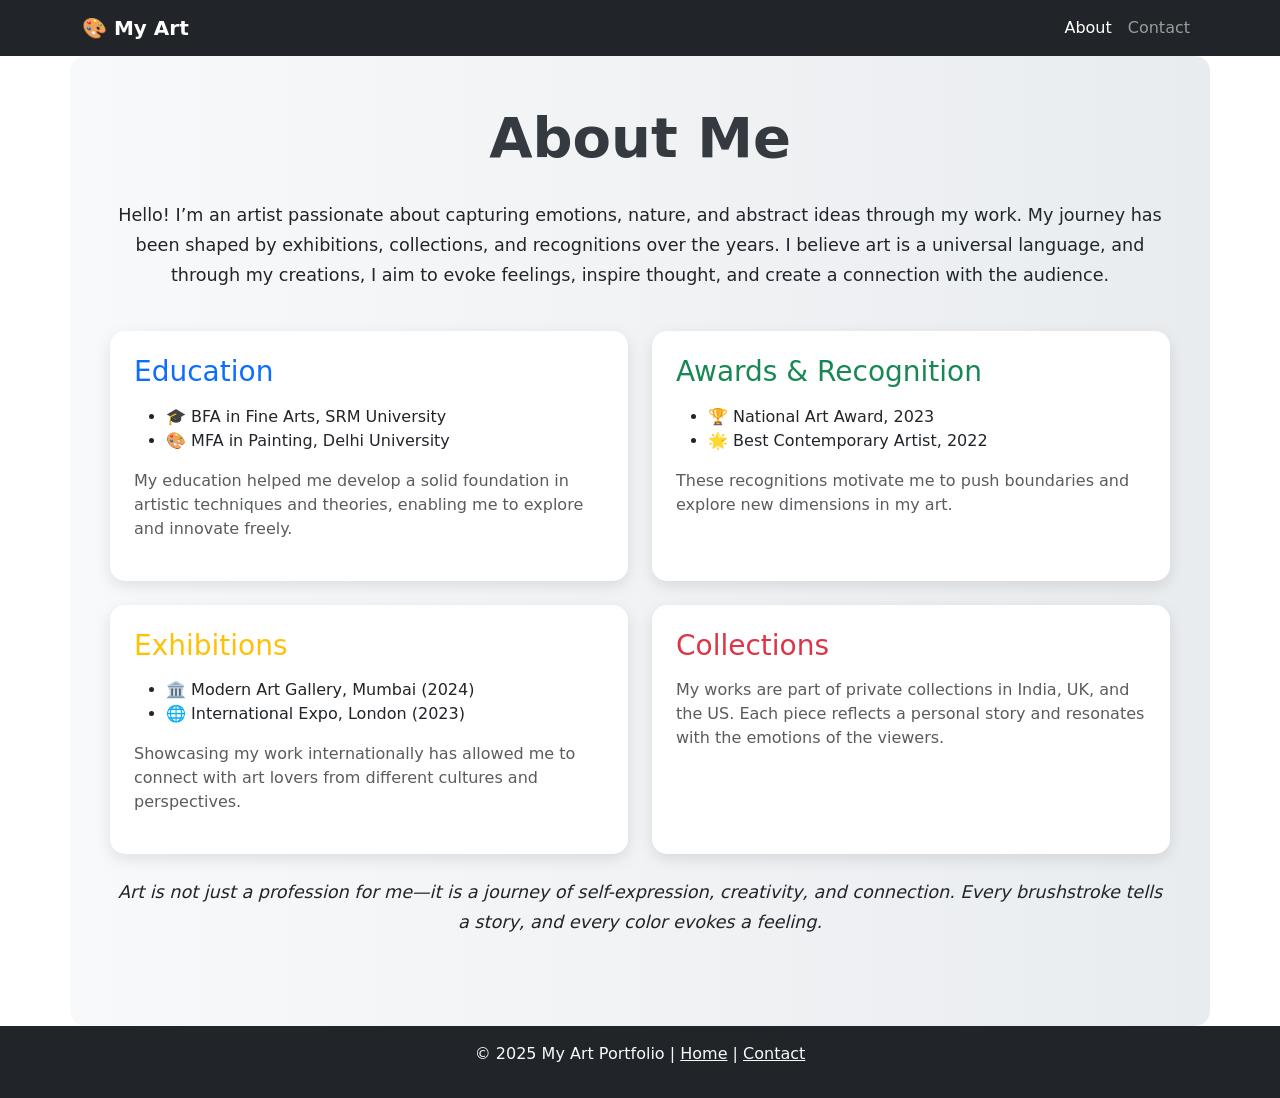
<file: about.html>
<!DOCTYPE html>
<html lang="en">
<head>
  <meta charset="UTF-8">
  <meta name="viewport" content="width=device-width, initial-scale=1.0">
  <title>About - Art Portfolio</title>
  <link href="https://cdn.jsdelivr.net/npm/bootstrap@5.3.2/dist/css/bootstrap.min.css" rel="stylesheet">
  <style>
    .about-section {
      background: linear-gradient(to right, #f8f9fa, #e9ecef);
      border-radius: 15px;
      padding: 40px;
    }
    .card-custom {
      border: none;
      border-radius: 15px;
      box-shadow: 0 5px 15px rgba(0,0,0,0.1);
      transition: transform 0.3s;
    }
    .card-custom:hover {
      transform: translateY(-5px);
    }
    .section-title {
      font-weight: bold;
      color: #343a40;
      margin-bottom: 30px;
      text-align: center;
    }
    .lead-text {
      font-size: 1.1rem;
      line-height: 1.7;
      text-align: center;
      margin-bottom: 40px;
    }
  </style>
</head>
<body>
  <!-- Navbar -->
  <nav class="navbar navbar-expand-lg navbar-dark bg-dark">
    <div class="container">
      <a class="navbar-brand fw-bold" href="index.html">🎨 My Art</a>
      <div class="collapse navbar-collapse">
        <ul class="navbar-nav ms-auto">
          <li class="nav-item"><a class="nav-link active" href="about.html">About</a></li>
          <li class="nav-item"><a class="nav-link" href="contact.html">Contact</a></li>
        </ul>
      </div>
    </div>
  </nav>

  <!-- About Section -->
  <section class="container py-5 about-section">
    <h1 class="section-title display-4">About Me</h1>
    <p class="lead-text">
      Hello! I’m an artist passionate about capturing emotions, nature, and abstract ideas through my work. 
      My journey has been shaped by exhibitions, collections, and recognitions over the years. 
      I believe art is a universal language, and through my creations, I aim to evoke feelings, inspire thought, 
      and create a connection with the audience.
    </p>

    <div class="row g-4">
      <!-- Education Card -->
      <div class="col-md-6">
        <div class="card card-custom p-4 h-100">
          <h3 class="text-primary mb-3">Education</h3>
          <ul>
            <li>🎓 BFA in Fine Arts, SRM University</li>
            <li>🎨 MFA in Painting, Delhi University</li>
          </ul>
          <p class="text-muted">My education helped me develop a solid foundation in artistic techniques and theories, enabling me to explore and innovate freely.</p>
        </div>
      </div>

      <!-- Awards Card -->
      <div class="col-md-6">
        <div class="card card-custom p-4 h-100">
          <h3 class="text-success mb-3">Awards & Recognition</h3>
          <ul>
            <li>🏆 National Art Award, 2023</li>
            <li>🌟 Best Contemporary Artist, 2022</li>
          </ul>
          <p class="text-muted">These recognitions motivate me to push boundaries and explore new dimensions in my art.</p>
        </div>
      </div>

      <!-- Exhibitions Card -->
      <div class="col-md-6">
        <div class="card card-custom p-4 h-100">
          <h3 class="text-warning mb-3">Exhibitions</h3>
          <ul>
            <li>🏛 Modern Art Gallery, Mumbai (2024)</li>
            <li>🌐 International Expo, London (2023)</li>
          </ul>
          <p class="text-muted">Showcasing my work internationally has allowed me to connect with art lovers from different cultures and perspectives.</p>
        </div>
      </div>

      <!-- Collections Card -->
      <div class="col-md-6">
        <div class="card card-custom p-4 h-100">
          <h3 class="text-danger mb-3">Collections</h3>
          <p class="text-muted">
            My works are part of private collections in India, UK, and the US. Each piece reflects a personal story and resonates with the emotions of the viewers.
          </p>
        </div>
      </div>
    </div>

    <p class="lead-text fst-italic mt-4">
      Art is not just a profession for me—it is a journey of self-expression, creativity, and connection. Every brushstroke tells a story, and every color evokes a feeling.
    </p>
  </section>

  <!-- Footer -->
  <footer class="bg-dark text-light text-center py-3">
    <p>© 2025 My Art Portfolio | <a href="index.html" class="text-light">Home</a> | <a href="contact.html" class="text-light">Contact</a></p>
  </footer>
</body>
</html>
</file>
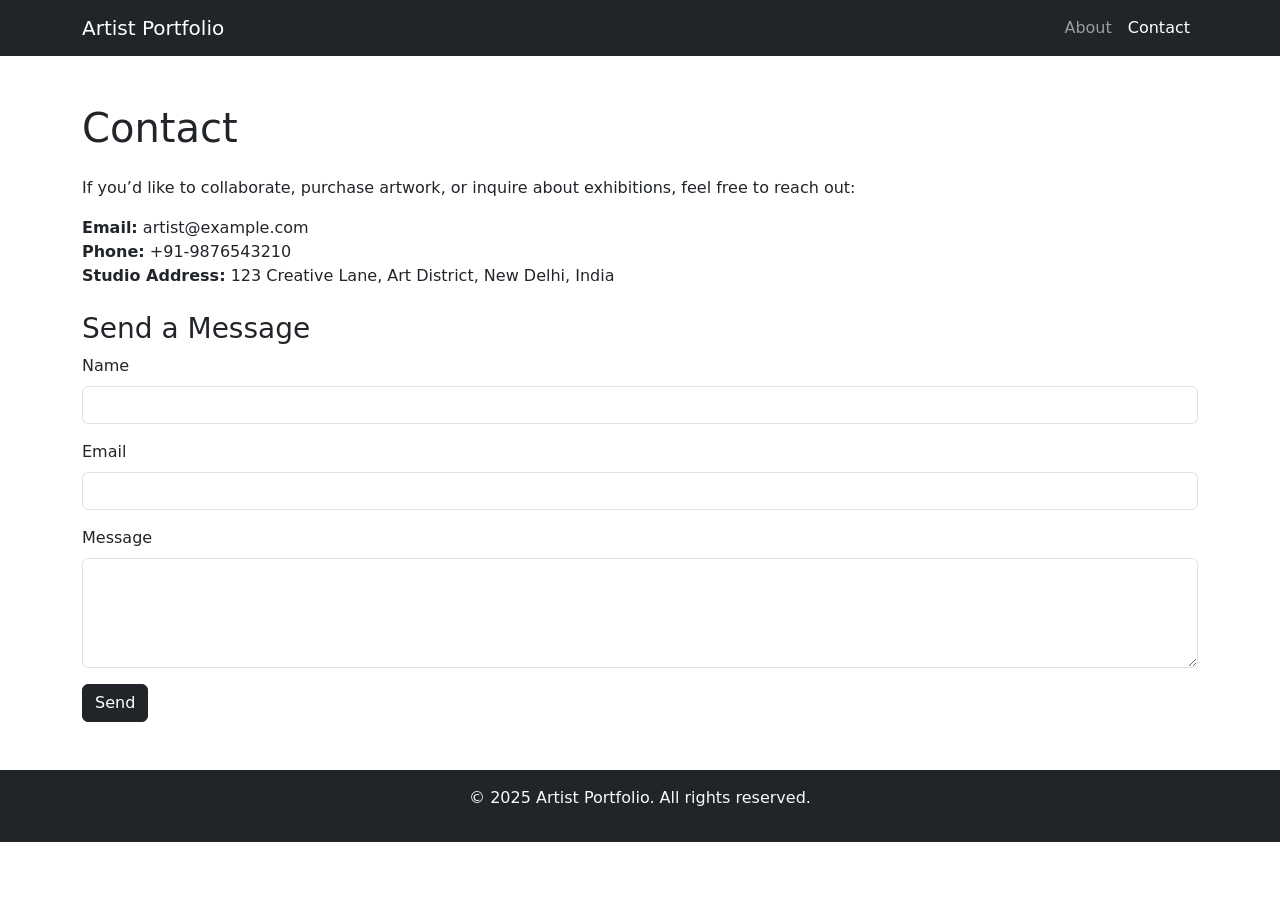
<file: contact.html>
<!DOCTYPE html>
<html lang="en">
<head>
  <meta charset="UTF-8">
  <meta name="viewport" content="width=device-width, initial-scale=1">
  <title>Contact - Artist Portfolio</title>
  <link href="https://cdn.jsdelivr.net/npm/bootstrap@5.3.2/dist/css/bootstrap.min.css" rel="stylesheet">
</head>
<body>

<!-- Navbar -->
<nav class="navbar navbar-expand-lg navbar-dark bg-dark">
  <div class="container">
    <a class="navbar-brand" href="index.html">Artist Portfolio</a>
    <button class="navbar-toggler" type="button" data-bs-toggle="collapse" data-bs-target="#navbarNav">
      <span class="navbar-toggler-icon"></span>
    </button>
    <div class="collapse navbar-collapse" id="navbarNav">
      <ul class="navbar-nav ms-auto">
        <li class="nav-item"><a class="nav-link" href="about.html">About</a></li>
        <li class="nav-item"><a class="nav-link active" href="contact.html">Contact</a></li>
      </ul>
    </div>
  </div>
</nav>

<!-- Contact Content -->
<div class="container py-5">
  <h1 class="mb-4">Contact</h1>
  <p>If you’d like to collaborate, purchase artwork, or inquire about exhibitions, feel free to reach out:</p>

  <ul class="list-unstyled">
    <li><strong>Email:</strong> artist@example.com</li>
    <li><strong>Phone:</strong> +91-9876543210</li>
    <li><strong>Studio Address:</strong> 123 Creative Lane, Art District, New Delhi, India</li>
  </ul>

  <h3 class="mt-4">Send a Message</h3>
  <form>
    <div class="mb-3">
      <label for="name" class="form-label">Name</label>
      <input type="text" id="name" class="form-control" required>
    </div>
    <div class="mb-3">
      <label for="email" class="form-label">Email</label>
      <input type="email" id="email" class="form-control" required>
    </div>
    <div class="mb-3">
      <label for="message" class="form-label">Message</label>
      <textarea id="message" class="form-control" rows="4" required></textarea>
    </div>
    <button type="submit" class="btn btn-dark">Send</button>
  </form>
</div>

<footer class="bg-dark text-light text-center py-3">
  <p>&copy; 2025 Artist Portfolio. All rights reserved.</p>
</footer>

<script src="https://cdn.jsdelivr.net/npm/bootstrap@5.3.2/dist/js/bootstrap.bundle.min.js"></script>
</body>
</html>
</file>
